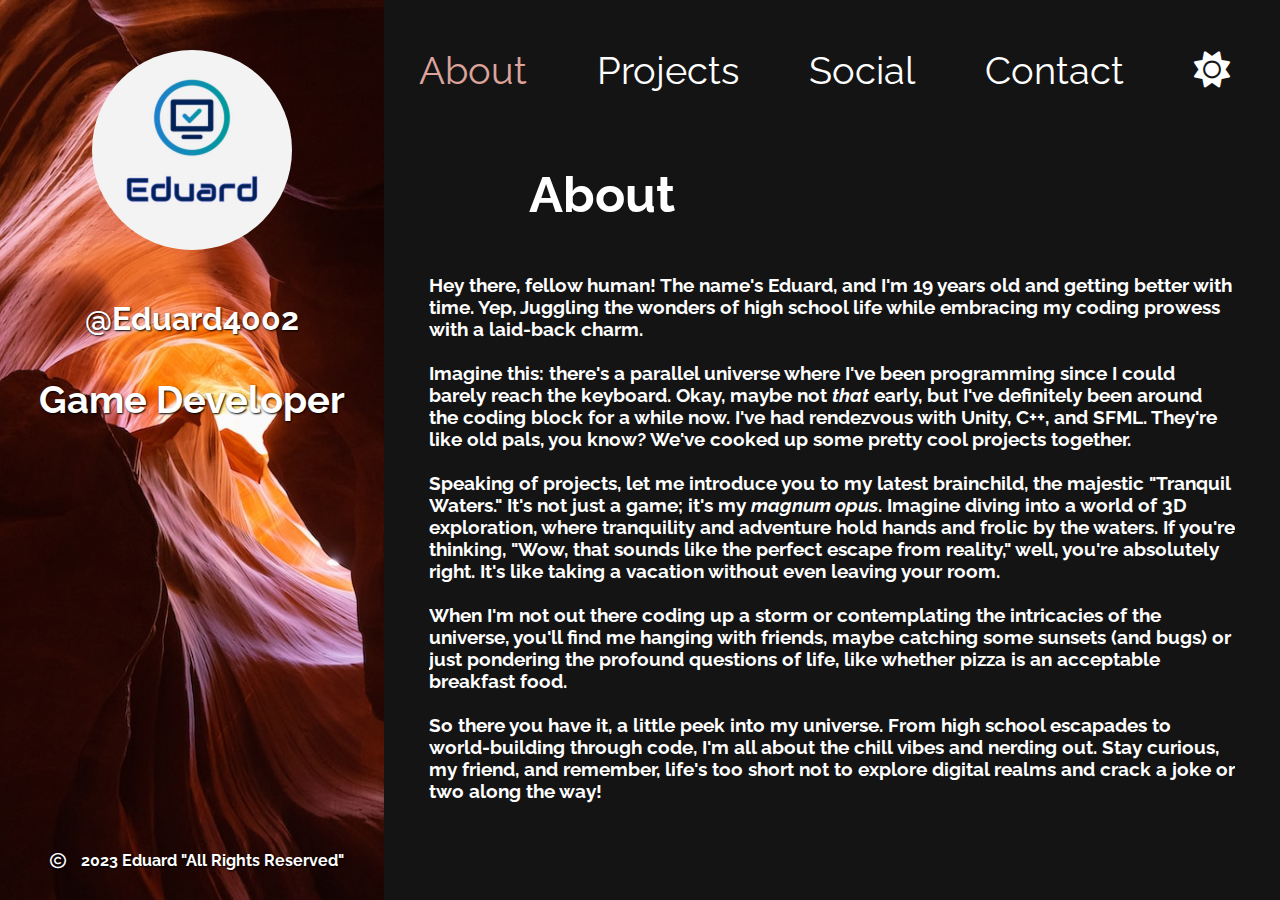
<file: index.html>
<!DOCTYPE html>
<html>
<head>
    <link rel="stylesheet" href="index.css">
    <meta name="viewport" content="width=device-width, initial-scale=1">
    <link rel="preconnect" href="https://fonts.googleapis.com">
    <link rel="preconnect" href="https://fonts.gstatic.com" crossorigin>
    <link href="https://fonts.googleapis.com/css2?family=Raleway&display=swap" rel="stylesheet">
    <link rel="stylesheet" href="res/fontawesome-free-6.4.2-web/css/all.css">
   </head>
<body>
   <input type="checkbox" id="profileToggle" class="hidden">
   <label for="profileToggle" class="hamburger-toggle"><i class="fas fa-bars fa-2x"></i></label>
   

   <div class = "sideProfile dark-shadow">
      <img src="res/channels4_profile.jpg" alt = "Avatar" class = "avatar">
      <a  class = "userName" href = "https://github.com/Eduard4002" target="_blank">@Eduard4002</a>
      <h1 class = "career">Game Developer</h1>
      <p class = "copyright"><i class="fa-regular fa-copyright"></i>2023 Eduard "All Rights Reserved"</p>
      
   </div>
   <div class = "contentWrapper">
      <div class="topnav">
         <a class="active" href="index.html">About</a>
         <a href="projects.html">Projects</a>
         <a href="social.html">Social</a>
         <a href="contact.html">Contact</a>
         <a class="mode-toggle"><i class="fas fa-moon fa-2x"></i></a>

       </div>
   
   
       <main>
         <h1 class = "title">About</h1>
         <h3>
            Hey there, fellow human! The name's Eduard, and I'm 19 years old and getting better with time. Yep, Juggling the wonders of high school life while embracing my coding prowess with a laid-back charm. <br><br>
            Imagine this: there's a parallel universe where I've been programming since I could barely reach the keyboard. Okay, maybe not <em>that</em> early, but I've definitely been around the coding block for a while now. I've had rendezvous with Unity, C++, and SFML. They're like old pals, you know? We've cooked up some pretty cool projects together.<br><br>
            Speaking of projects, let me introduce you to my latest brainchild, the majestic "Tranquil Waters." It's not just a game; it's my <em>magnum opus</em>. Imagine diving into a world of 3D exploration, where tranquility and adventure hold hands and frolic by the waters. If you're thinking, "Wow, that sounds like the perfect escape from reality," well, you're absolutely right. It's like taking a vacation without even leaving your room.<br><br>
            When I'm not out there coding up a storm or contemplating the intricacies of the universe, you'll find me hanging with friends, maybe catching some sunsets (and bugs) or just pondering the profound questions of life, like whether pizza is an acceptable breakfast food. <br><br>
            So there you have it, a little peek into my universe. From high school escapades to world-building through code, I'm all about the chill vibes and nerding out. Stay curious, my friend, and remember, life's too short not to explore digital realms and crack a joke or two along the way! 
          </h3>
       </main>
   </div>
   <script src = "toggle-mode.js"></script>

</body>
</html>
</file>
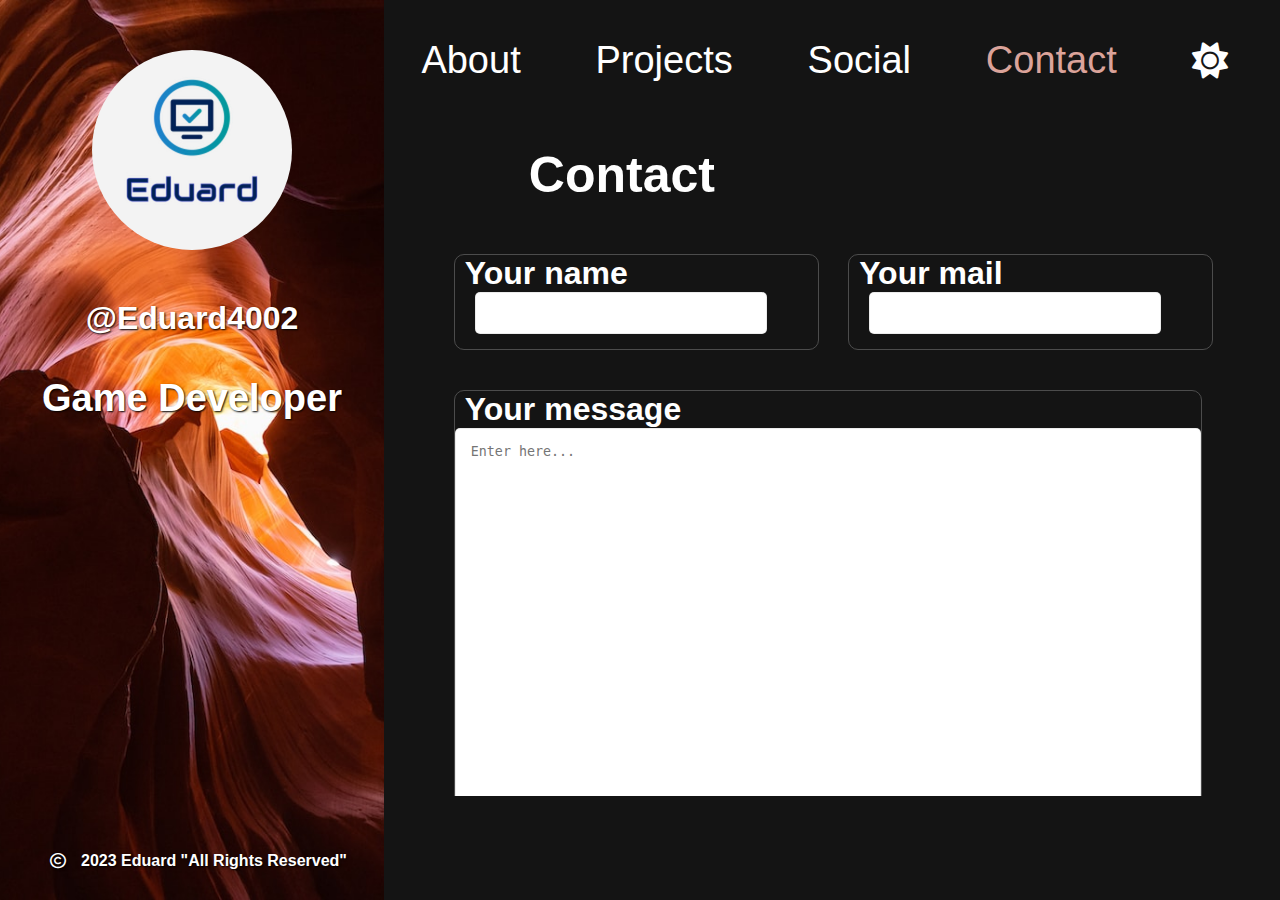
<file: contact.html>
<!DOCTYPE html>
<html>
<head>
    <link rel="stylesheet" href="index.css">   
    <link rel="stylesheet" href="contact.css">

    <meta name="viewport" content="width=device-width, initial-scale=1">

    <link rel="stylesheet" href="res/fontawesome-free-6.4.2-web/css/all.css">
   </head>
<body>
   <input type="checkbox" id="profileToggle" class="hidden">
   <label for="profileToggle" class="hamburger-toggle"><i class="fas fa-bars fa-2x"></i></label>
   <div class = "sideProfile">
      <img src="res/channels4_profile.jpg" alt = "Avatar" class = "avatar">
      <a  class = "userName" href = "https://github.com/Eduard4002" target="_blank">@Eduard4002</a>
      <h1 class = "career">Game Developer</h1>
      
      <p class = "copyright"><i class="fa-regular fa-copyright"></i>2023 Eduard "All Rights Reserved"</p>
      
   </div>
   <div class = "contentWrapper">
      <div class="topnav dark-shadow">
         <a href="index.html">About</a>
         <a href="projects.html">Projects</a>
         <a href="social.html">Social</a>
         <a class="active" href="contact.html">Contact</a>
         <a class="mode-toggle"><i class="fas fa-moon fa-2x"></i></a>
       </div>
   
   
       <main>
         <h1 class = "title">Contact</h1>
         <form  action="https://formspree.io/f/myyqwjpw" method="POST">
             
                <div class="name">
                    <label for="Name" class="label">Your name</label>
                    <input type="text"  name="name" required>
                </div>
                <div class="mail">
                    <label for="Mail" class="label">Your mail</label>
                    <input type="text" name="_replyto" required>
                </div>
                
             
            <div class="message">
                <label for="Message" class="label">Your message</label>
                <textarea name="message" rows="30" cols="50" placeholder="Enter here..." required></textarea>
            </div>
            <div class="submit">
               <button type="submit" name="Contact" value="Send">SUBMIT</button>
           </div>  
            
         </form>
       </main>
   </div>
   <script src = "toggle-mode.js"></script>
</body>
</html>
</file>
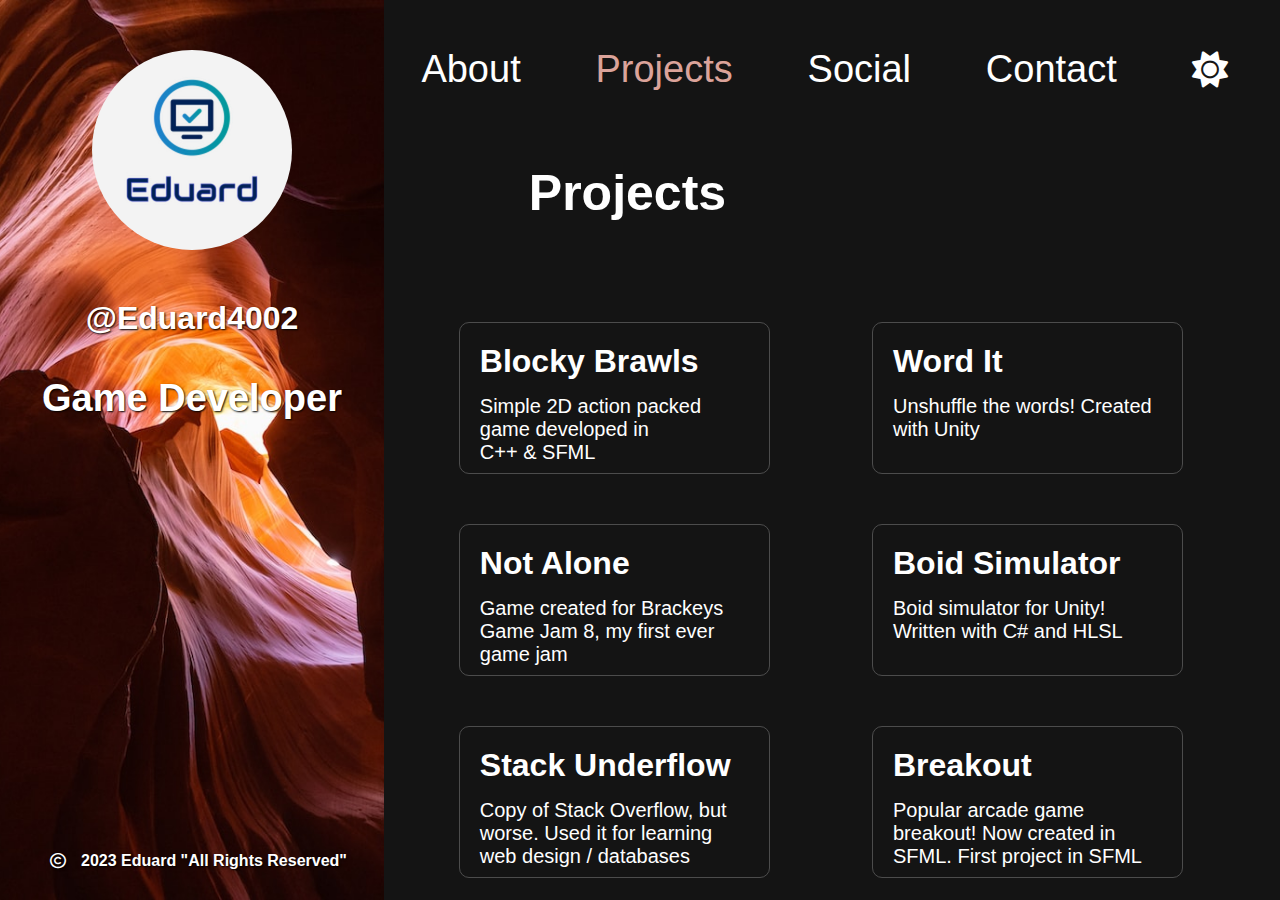
<file: projects.html>
<!DOCTYPE html>
<html>
<head>
    <link rel="stylesheet" href="index.css">
    <link rel="stylesheet" href="projects.css">

    <meta name="viewport" content="width=device-width, initial-scale=1">

    <link rel="stylesheet" href="res/fontawesome-free-6.4.2-web/css/all.css">
   </head>
<body>
    <input type="checkbox" id="profileToggle" class="hidden">
   <label for="profileToggle" class="hamburger-toggle"><i class="fas fa-bars fa-2x"></i></label>
   <div class = "sideProfile dark-shadow">
      <img src="res/channels4_profile.jpg" alt = "Avatar" class = "avatar">
      <a  class = "userName" href = "https://github.com/Eduard4002"target="_blank">@Eduard4002</a>
      <h1 class = "career">Game Developer</h1>


   <p class = "copyright"><i class="fa-regular fa-copyright"></i>2023 Eduard "All Rights Reserved"</p>
   </div>
   <div class = "contentWrapper">
      <div class="topnav">
         <a href="index.html">About</a>
         <a class="active" href="projects.html">Projects</a>
         <a href="social.html">Social</a>
         <a href="contact.html">Contact</a>
         <a class="mode-toggle"><i class="fas fa-moon fa-2x"></i></a>

       </div>
   
   
       <main>
         <h1 class = "title">Projects</h1>
        
        <div class="projects">
            <a href="https://eduard400.itch.io/blocky-brawl" target="_blank">
                <section class="project-item">
                    <div class = "project-name">Blocky Brawls</div>
                    <div class = "project-about">Simple 2D action packed game developed in <br>C++ & SFML</div>
                </section>
            </a>
            <a href="https://eduard400.itch.io/not-alone" target="_blank">
                <section class="project-item">
                    <div class = "project-name">Not Alone</div>
                    <div class = "project-about">Game created for Brackeys Game Jam 8, my first ever game jam</div>
                </section>
            </a>
            <a href="https://github.com/Eduard4002/StackUnderflow" target="_blank">
                <section class="project-item">
                    <div class = "project-name">Stack Underflow</div>
                    <div class = "project-about">Copy of Stack Overflow, but worse. Used it for learning web design / databases</div>
                </section>
            </a>
            <a href="https://eduard400.itch.io/word-it" target="_blank">
                <section class="project-item">
                    <div class = "project-name">Word It</div>
                    <div class = "project-about">Unshuffle the words! Created with Unity</div>
                </section>
            </a>
            <a href="https://github.com/Eduard4002/unityBoids" target="_blank">
                <section class="project-item">
                    <div class = "project-name">Boid Simulator</div>
                    <div class = "project-about">Boid simulator for Unity! Written with C# and HLSL</div>
                </section>
            </a>
            <a href="https://eduard400.itch.io/breakout" target="_blank">
                <section class="project-item">
                    <div class = "project-name">Breakout</div>
                    <div class = "project-about">Popular arcade game breakout! Now created in SFML. First project in SFML</div>
                </section>
            </a>
            
        </div>
        
       </main>
   </div>
   <script src = "toggle-mode.js"></script>

</body>
</html>
</file>
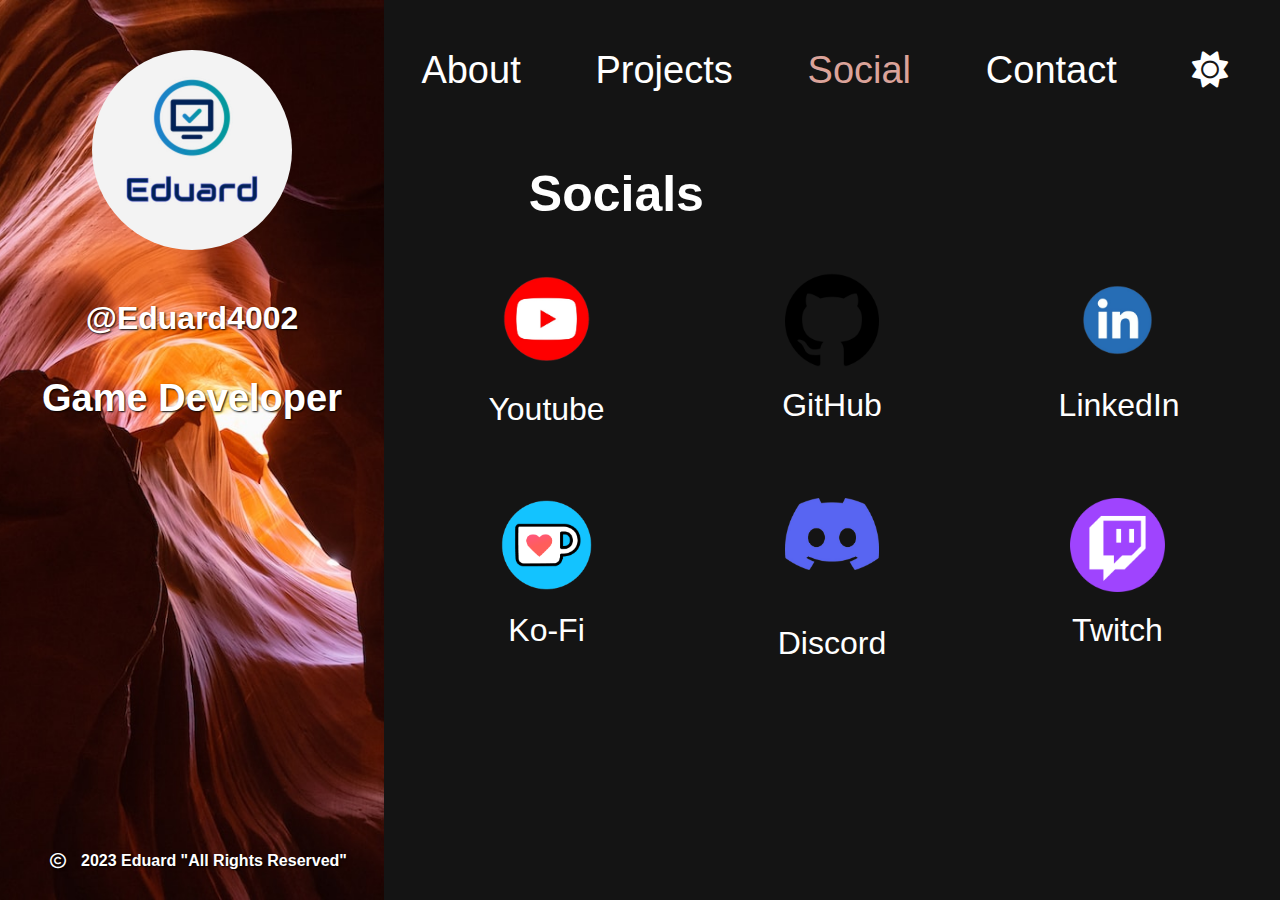
<file: social.html>
<!DOCTYPE html>
<html>
<head>
    <link rel="stylesheet" href="index.css">
    <link rel="stylesheet" href="social.css">

    <meta name="viewport" content="width=device-width, initial-scale=1">
    <link rel="stylesheet" href="res/fontawesome-free-6.4.2-web/css/all.css">
   </head>
<body>
    <input type="checkbox" id="profileToggle" class="hidden">
   <label for="profileToggle" class="hamburger-toggle"><i class="fas fa-bars fa-2x"></i></label>
   <div class = "sideProfile dark-shadow">
      <img src="res/channels4_profile.jpg" alt = "Avatar" class = "avatar">
      <a  class = "userName" href = "https://github.com/Eduard4002" target="_blank">@Eduard4002</a>
      <h1 class = "career">Game Developer</h1>

   <p class = "copyright"><i class="fa-regular fa-copyright"></i>2023 Eduard "All Rights Reserved"</p>
   </div>
   <div class = "contentWrapper">
      <div class="topnav">
         <a href="index.html">About</a>
         <a href="projects.html">Projects</a>
         <a class="active" href="social.html">Social</a>
         <a href="contact.html">Contact</a>
         <a class="mode-toggle"><i class="fas fa-moon fa-2x"></i></a>

       </div>
   
   
       <main>
         <h1 class="title">Socials</h1>
            <div class = "socials">
                <a href="https://www.youtube.com/channel/UCOAtlzoaOW576OP3bzmuUxA" target="_blank">
                    <img src="res/youtube-removebg-preview (1).png">
                    <p>Youtube</p>
                </a>
                <a href="https://github.com/Eduard4002" target="_blank">
                    <img src="res/github-logo.png">
                    <p>GitHub</p>
                </a>
                <a href="https://www.linkedin.com/in/eduard-mihic-12b5b4289/" target="_blank">
                   <img src="res/linkedin-logo-on-transparent-isolated-background-free-vector-removebg-preview.png" >
                    <p>LinkedIn</p>
                </a>
                <a href="https://ko-fi.com/eduard04" target="_blank">
                    <img src="res/ko-fi.png" >
                     <p>Ko-Fi</p>
                </a>
                <a href="https://discord.gg/R7a5H8Dfue" target="_blank">
                    <img src="res/discord.png" >
                    <p id="discord">Discord</p>
                </a>
                <a href="https://www.twitch.tv/balkaneduard" target="_blank">
                    <img src="res/twitch.png" >
                    <p>Twitch</p>
                </a>
            </div>
       </main>
   </div>
   <script src = "toggle-mode.js"></script>

</body>
</html>
</file>
<file: index.css>
[data-theme='dark']{
  --font-color: white;
  --bg-color: rgb(20, 20, 20);
  --h-color:#F0DBDB;
  --a-color:#DBA39A;
  --b-shadow-color: 0px 15px 35px rgba(255, 255, 255, 0.06);
  --b-border-color:1px solid rgba(90, 90, 90, 0.8);
}
[data-theme='light'] {
  --bg-color: white;
  --font-color: black;
  --h-color:#F0DBDB;
  --a-color:#DBA39A;
  --b-shadow-color:0px 15px 35px rgba(0, 0, 0, 0.06);
  --b-border-color:1px solid rgba(0, 0, 0, 0.8);


}
*{
    margin:0;
    padding:0;
}
body{
    display: flex;
    background-color: var(--bg-color);
    width: 100vw;
    height: 100vh;
    font-family: 'Raleway', sans-serif;
}

.sideProfile{
    width: 30vw;
    height:100vh;
    
    text-align: center;
    background-image: url("res/photo-1553748024-d1b27fb3f960.jpg");
    background-position: center center;
    background-size: cover;

    transition: 0.4ms ease-in-out;
    overflow-y: scroll;
}

.avatar{
    display: block;
    width: 200px;
    height: 200px;
    border-radius: 50%;
    margin: auto;
    padding:50px;
}
.userName, .career, .sideProfile li,.sideProfile p{
    width: 100%;
    color:white;
    padding:10px;
    text-shadow:1px 1px 2px black;
    font-weight: bold;

}
.userName{
    font-size: 32px;
    text-decoration: none;
}

i{
    padding-right:15px;
}
.career{
    padding:40px 0;
    font-size: 38px;
}
.copyright{
  max-width: fit-content;
    position:absolute;
    bottom:20px;
    left:40px;
}
.contentWrapper {
    flex: 1;
    display: flex;
    flex-direction: column;
    overflow: hidden;
}
.topnav{
    width: 70vw;
    height:10vh;
    display:flex;
    justify-content: space-around;
    align-items: center;
    padding-top:25px;
}

.topnav a {
    color: var(--font-color);
    text-align: center;
    padding: 14px 16px;
    text-decoration: none;
    font-size: 38px;
    
  }
.topnav .mode-toggle{
  font-size:large;
  cursor: pointer;
  color:var(--font-color);
}
  
  /* Change the color of links on hover */
  .topnav a:hover {
    
    color: var(--h-color);
  }
  
  /* Add a color to the active/current link */
  .topnav a.active {
    
    color: var(--a-color);
  }

  main{
    width: 90%;
    flex-grow: 1; /* Allow the main section to grow and take up remaining space */
    margin: auto; /* Add some spacing to the main content */
    padding-bottom: 20px;
    overflow-y: scroll;
    color:var(--font-color);
    overflow-y:auto;
    overflow-x:hidden;
    padding-bottom:30px;
  }
  
    
  main h1{
    font-size: 50px;
  }
  main .title{
    text-align: none;
    margin: 50px 100px;
  }
  .hidden {
    display: none;
  }
  /* Corrected CSS for hamburger toggle */
.hamburger-toggle {
  color: var(--font-color);
  display: none;
  position: absolute;
  top: 10px;
  right: 10px;
  z-index: 1001; /* Ensure the hamburger toggle appears above the side profile */
}

/*RESPONSIVE DESIGN */
 
/* Add media queries for breakpoints */
@media only screen and (max-width: 1200px) {
  /* Decrease font size for smaller screens */
  body {
    font-size: 16px;
  }
  main h1 {
    font-size: 36px; /* Decrease heading font size */
  }
  main h3 {
    font-size: 14px; /* Decrease paragraph font size */
  }
  .topnav a{
    font-size:24px;
  }
  .copyright{
    font-size: 0.8em;
  }
  .career{
    font-size:32px;
  }
  .userName{
    font-size:24px;
  }
}

@media (max-width: 1024px) {
  /* Hide side profile and show toggle button */
  .sideProfile {
    display: none;
  }
  .contentWrapper {
    padding-top: 60px; /* Add padding for toggle button */
  }
  .topnav {
    position: relative; /* Position toggle button */
  }
  .hamburger-toggle {
    display: block;

    position: absolute;
    top: 10px;
    right: 10px;
  }
  /* Reposition navigation below career class */
  main {
    margin: 30px 30px 0; /* Adjust top margin */
  }
  /* Hide navigation */
  .topnav {
    display: none;
  }
  
}



/* Additional styles for side profile toggle */
#profileToggle:checked ~ .sideProfile {
  display: block;
  position: fixed;
  top: 0;
  left: 0;
  width: 100vw;
  height: 100vh;
  background-color: var(--bg-color);
  z-index: 1000;
  overflow-y: auto;
}

/* New CSS for avatar container */
#profileToggle:checked ~  .sideProfile .avatar-container {
  text-align: center;
  padding: 20px;
}

/* New CSS for avatar and user info */
#profileToggle:checked ~  .sideProfile .avatar-container img {
  width: 150px;
  height: 150px;
  border-radius: 50%;
}

#profileToggle:checked ~  .sideProfile .userName,
#profileToggle:checked ~ .sideProfile .career {
  font-size: 24px;
  padding: 5px;
}
#profileToggle:checked ~.contentWrapper > .topnav {
  display: flex;
  flex-direction: column;
  align-items: center;
  text-align: center;
  z-index: 1000;
  height: 35vh;
  width: 100vw;
  color:white;
  position:absolute;
  bottom:100px;
  

} 
#profileToggle:checked ~.contentWrapper > .topnav a{
  color:white;
  transition:0.4s ease-in-out;
}
#profileToggle:checked ~.contentWrapper > .topnav > .active{
  transform: scale(1.8);
}
#profileToggle:checked ~.hamburger-toggle{
  color:white;
}
</file>
<file: contact.css>
main form{
    height:70%;
    width: 100%;
    text-align: left;
    overflow-y: scroll;
    overflow-x:visible;
}
.name, .mail , .submit,.message{
    display: inline-block;
    width: 45%;
    margin-left: 25px;
    margin-bottom: 40px;
}
.submit{
    display: block;

    margin:50px auto;
}

.message{
    width: 92.5%;
}
main label{
    font-size: 32px;
    font-weight: bold;
    padding-left: 10px;
}
input, textarea, button{
    width:100%;
    border: 1px solid rgb(0,0,0,0.08);
    box-shadow: 0px 0px 0px rgb(0,0,0,0);
    transition: 0.4s ease-in-out;
    border-radius: 5px;
    outline:none;
}
input{
    width:80%;
    height:40px;
    margin-bottom: 15px;
    margin-left:20px;
}
button{
    height: 75px;
    
    font-size: 32px;
    cursor: pointer;

}
textarea{
    padding:15px;
    box-sizing: border-box;
    resize: none;
}
.name, .mail,.message, .submit{
    transition: 0.4s ease-in-out;
}

.name , .mail, .message{
    border-radius: 10px;
    border: var(--b-border-color);
}

.name:hover, .mail:hover, .message:hover, button:hover{
    box-shadow:var(--b-shadow-color);
    border:1px solid rgb(0, 0, 0, 0);
    transform:scale(1.03);
}
@media only screen and (max-width: 1200px){
    .name, .mail , .submit{
        display: block;
        margin:20px auto;
    }
}
@media only screen and (max-width: 1024px){
    .name, .mail , .submit{
        width: 80%;

        margin: 20px auto;
    }
}
</file>
<file: projects.css>
.projects{
    column-width: auto;
    column-count:2;
    margin-left: 30px;
    gap:50px;
}
div{
    display: block;
}
.project-item{
    width: 85%;
    height:150px;
    display: inline-block;
    border-radius: 10px;
    cursor:pointer;
    transition: 0.4s ease-in-out;
    transform:scale(1);
    border: var(--b-border-color);
    box-shadow: 0px 0px 0px rgb(0,0,0,0);
    color:var(--font-color);
    margin-top:50px;
}
.project-name{
    margin-left: 20px;
    margin-top: 20px;
    font-size: 32px;
    font-weight: bold;
}
.project-about{
    margin:15px 20px;
    font-size:20px;
}

.project-item:hover{
    transform:scale(1.05);
    box-shadow:var(--b-shadow-color);
    border:1px solid rgb(0, 0, 0, 0);
}
@media only screen and (max-width: 1200px){
    .projects{
        column-count: 1;
    }
}
@media only screen and (max-width: 1024px){
    .projects{
        column-count: 2;
    }
}
@media only screen and (max-width: 876px){
    .projects{
        column-count: 1;
    }
}
</file>
<file: social.css>
.socials{
    width: 100%;
    display: grid;
    grid-template-columns: 1fr 1fr 1fr;
    gap:50px;
    margin-top: 50px;
}
.socials a{
    height: 100%;
    width: 50%;
    margin:auto;
    text-decoration: none;
}
.socials p{
    font-size: 32px;
    width: fit-content;
    display: block;
    margin:20px auto;
    color:var(--font-color);
    text-decoration: none;
}
.socials img{
    width: 80%;
    transition: 0.3s;
    display: block;
    padding:0;
    margin:auto;
}
#discord{
    margin-top: 55px;
}

.socials a img:hover{
    transform: scale(1.1);
}

@media only screen and (max-width: 876px){
    .socials{
        grid-template-columns: 1fr 1fr;
    }
}
</file>
